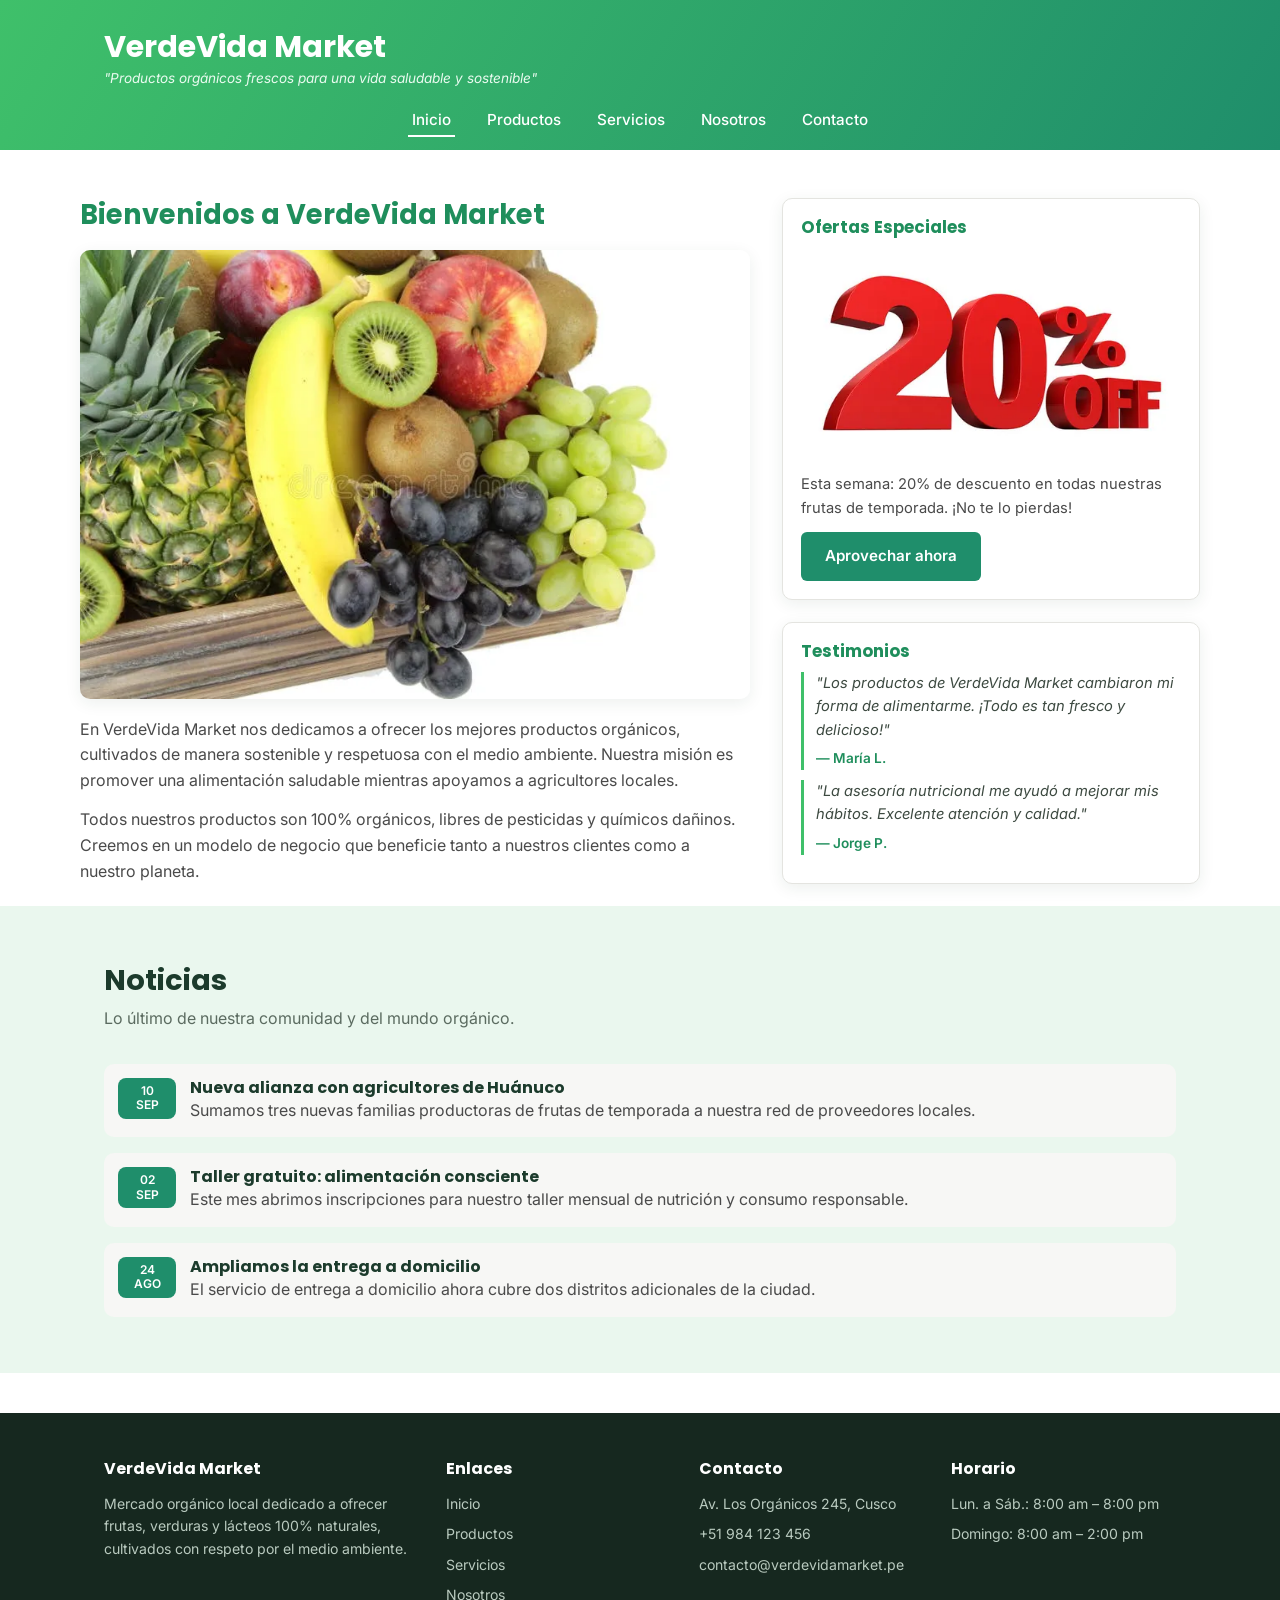
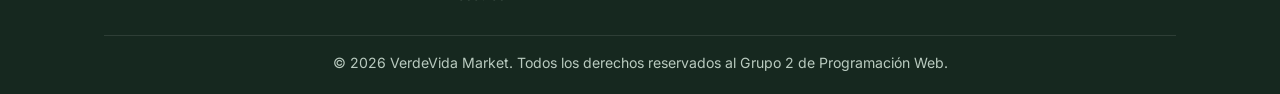
<file: index.html>
<!DOCTYPE html>
<html lang="es">
<head>
  <meta charset="UTF-8">
  <meta name="viewport" content="width=device-width, initial-scale=1.0">
  <title>VerdeVida Market | Inicio</title>
  <meta name="description" content="VerdeVida Market: productos orgánicos frescos para una vida saludable y sostenible.">
  <link rel="preconnect" href="https://fonts.googleapis.com">
  <link href="https://fonts.googleapis.com/css2?family=Poppins:wght@600;700&family=Inter:wght@400;500;600&display=swap" rel="stylesheet">
  <link rel="stylesheet" href="css/style.css">
</head>
<body>

  
  <header class="encabezado">
    <div class="contenedor encabezado__fila-superior">
      <div class="encabezado__marca">
        <h1>VerdeVida Market</h1>
        <p class="encabezado__eslogan">"Productos orgánicos frescos para una vida saludable y sostenible"</p>
      </div>
      <button class="boton-menu" aria-label="Abrir menú" aria-expanded="false">
        <span></span><span></span><span></span>
      </button>
    </div>
    <nav class="nav-principal contenedor" aria-label="Navegación principal">
      <ul class="nav-principal__lista">
        <li><a href="index.html">Inicio</a></li>
        <li><a href="productos.html">Productos</a></li>
        <li><a href="servicios.html">Servicios</a></li>
        <li><a href="nosotros.html">Nosotros</a></li>
        <li><a href="contacto.html">Contacto</a></li>
      </ul>
    </nav>
  </header>

  <main>
    <section class="hero contenedor">
      <div class="hero__layout">

        <div class="hero__principal">
          <h2>Bienvenidos a VerdeVida Market</h2>
          <div class="hero__imagen">
            <img src="img/cajónFrutas.webp" alt="Cajón de madera con frutas y verduras orgánicas frescas">
          </div>
          <div class="hero__texto">
            <p>En VerdeVida Market nos dedicamos a ofrecer los mejores productos orgánicos, cultivados de manera sostenible y respetuosa con el medio ambiente. Nuestra misión es promover una alimentación saludable mientras apoyamos a agricultores locales.</p>
            <p>Todos nuestros productos son 100% orgánicos, libres de pesticidas y químicos dañinos. Creemos en un modelo de negocio que beneficie tanto a nuestros clientes como a nuestro planeta.</p>
          </div>
        </div>

        <aside class="barra-lateral">
          <div class="tarjeta tarjeta--oferta">
            <h3>Ofertas Especiales</h3>
            <img src="img/imagenOferta.webp" alt="Banner de 20% de descuento en frutas de temporada">
            <p>Esta semana: 20% de descuento en todas nuestras frutas de temporada. ¡No te lo pierdas!</p>
            <a href="productos.html" class="boton boton--primario">Aprovechar ahora</a>
          </div>

          <div class="tarjeta">
            <h3>Testimonios</h3>
            <p class="testimonio">"Los productos de VerdeVida Market cambiaron mi forma de alimentarme. ¡Todo es tan fresco y delicioso!"<cite>— María L.</cite></p>
            <p class="testimonio">"La asesoría nutricional me ayudó a mejorar mis hábitos. Excelente atención y calidad."<cite>— Jorge P.</cite></p>
          </div>
        </aside>

      </div>
    </section>

  
    <section class="seccion seccion--suave">
      <div class="contenedor">
        <h2 class="titulo-seccion">Noticias</h2>
        <p class="subtitulo-seccion">Lo último de nuestra comunidad y del mundo orgánico.</p>
        <div class="noticias__lista">
          <article class="noticia">
            <span class="noticia__fecha">10<br>SEP</span>
            <div>
              <h4>Nueva alianza con agricultores de Huánuco</h4>
              <p>Sumamos tres nuevas familias productoras de frutas de temporada a nuestra red de proveedores locales.</p>
            </div>
          </article>
          <article class="noticia">
            <span class="noticia__fecha">02<br>SEP</span>
            <div>
              <h4>Taller gratuito: alimentación consciente</h4>
              <p>Este mes abrimos inscripciones para nuestro taller mensual de nutrición y consumo responsable.</p>
            </div>
          </article>
          <article class="noticia">
            <span class="noticia__fecha">24<br>AGO</span>
            <div>
              <h4>Ampliamos la entrega a domicilio</h4>
              <p>El servicio de entrega a domicilio ahora cubre dos distritos adicionales de la ciudad.</p>
            </div>
          </article>
        </div>
      </div>
    </section>
  </main>

  
  <footer class="pie">
    <div class="contenedor">
      <div class="pie__rejilla">
        <div class="pie__marca">
          <h4>VerdeVida Market</h4>
          <p>Mercado orgánico local dedicado a ofrecer frutas, verduras y lácteos 100% naturales, cultivados con respeto por el medio ambiente.</p>
        </div>
        <div>
          <h4>Enlaces</h4>
          <ul>
            <li><a href="index.html">Inicio</a></li>
            <li><a href="productos.html">Productos</a></li>
            <li><a href="servicios.html">Servicios</a></li>
            <li><a href="nosotros.html">Nosotros</a></li>
          </ul>
        </div>
        <div>
          <h4>Contacto</h4>
          <ul>
            <li>Av. Los Orgánicos 245, Cusco</li>
            <li>+51 984 123 456</li>
            <li>contacto@verdevidamarket.pe</li>
          </ul>
        </div>
        <div>
          <h4>Horario</h4>
          <ul>
            <li>Lun. a Sáb.: 8:00 am – 8:00 pm</li>
            <li>Domingo: 8:00 am – 2:00 pm</li>
          </ul>
        </div>
      </div>
      <div class="pie__base">
        <p>&copy; 2026 VerdeVida Market. Todos los derechos reservados al Grupo 2 de Programación Web.</p>
      </div>
    </div>
  </footer>

  <script src="js/script.js"></script>
</body>
</html>
</file>
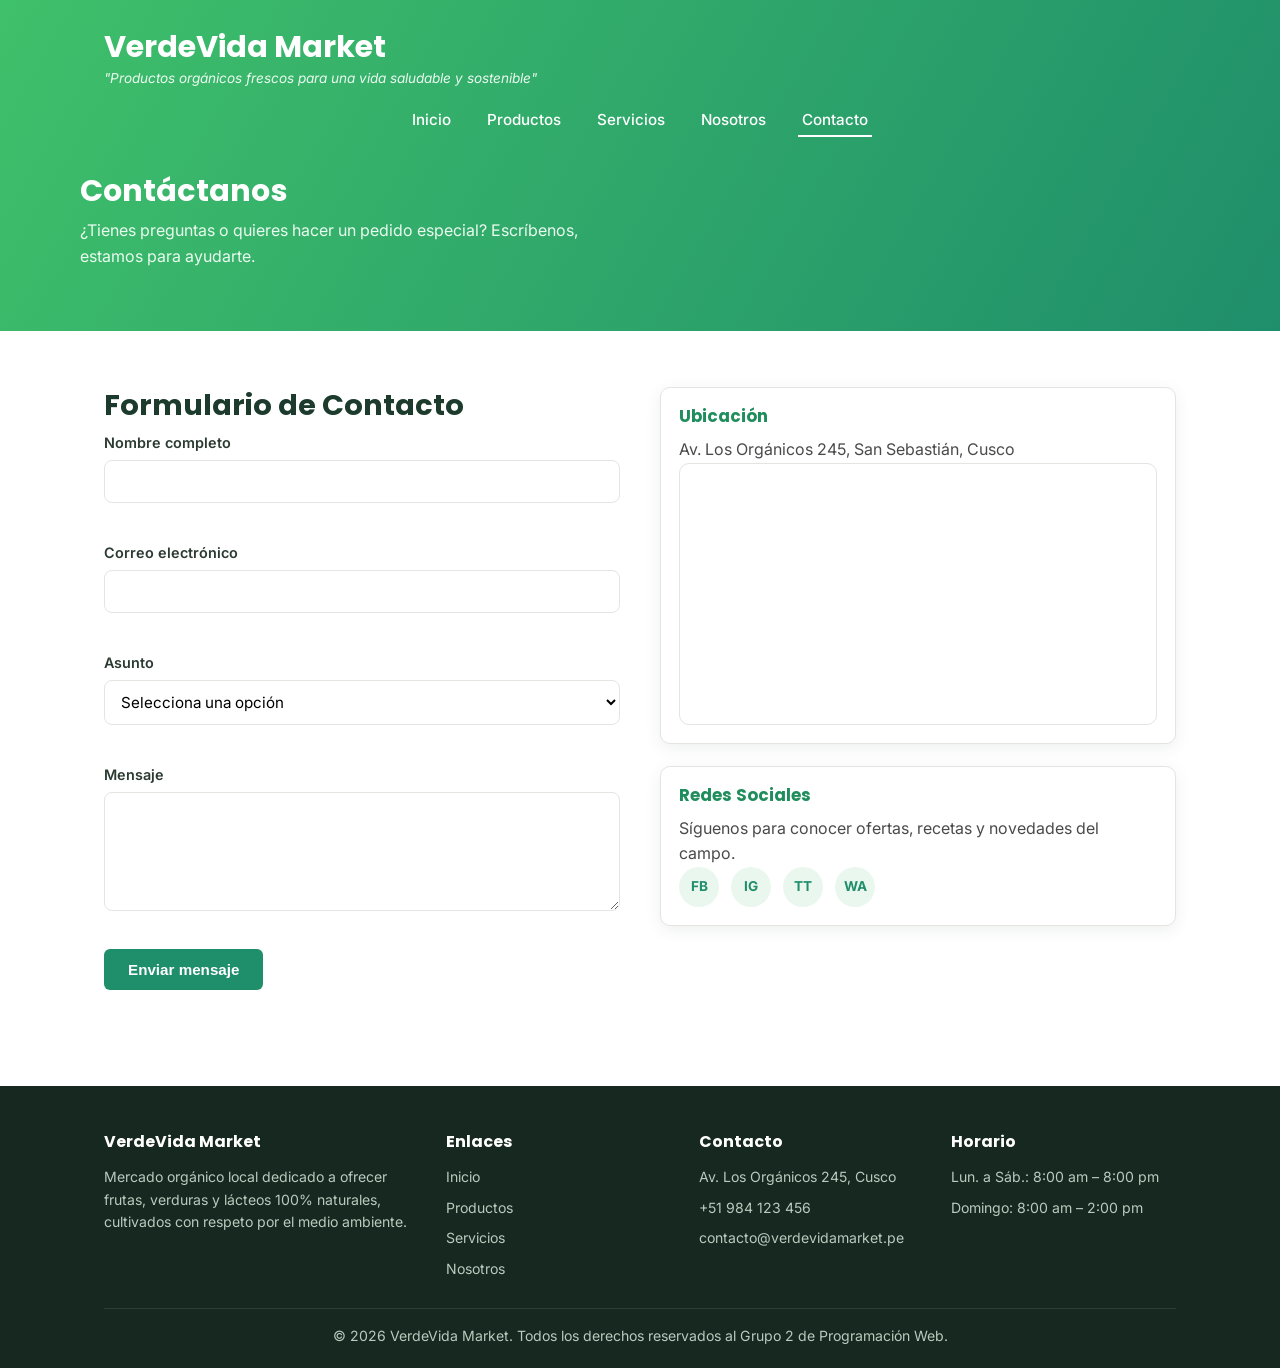
<file: contacto.html>
<!DOCTYPE html>
<html lang="es">
<head>
  <meta charset="UTF-8">
  <meta name="viewport" content="width=device-width, initial-scale=1.0">
  <title>VerdeVida Market | Contacto</title>
  <meta name="description" content="Escríbenos, encuéntranos en el mapa y síguenos en redes sociales.">
  <link rel="preconnect" href="https://fonts.googleapis.com">
  <link href="https://fonts.googleapis.com/css2?family=Poppins:wght@600;700&family=Inter:wght@400;500;600&display=swap" rel="stylesheet">
  <link rel="stylesheet" href="css/style.css">
</head>
<body>

  <header class="encabezado">
    <div class="contenedor encabezado__fila-superior">
      <div class="encabezado__marca">
        <h1>VerdeVida Market</h1>
        <p class="encabezado__eslogan">"Productos orgánicos frescos para una vida saludable y sostenible"</p>
      </div>
      <button class="boton-menu" aria-label="Abrir menú" aria-expanded="false">
        <span></span><span></span><span></span>
      </button>
    </div>
    <nav class="nav-principal contenedor" aria-label="Navegación principal">
      <ul class="nav-principal__lista">
        <li><a href="index.html">Inicio</a></li>
        <li><a href="productos.html">Productos</a></li>
        <li><a href="servicios.html">Servicios</a></li>
        <li><a href="nosotros.html">Nosotros</a></li>
        <li><a href="contacto.html">Contacto</a></li>
      </ul>
    </nav>
    <div class="contenedor encabezado-pagina">
      <h2>Contáctanos</h2>
      <p>¿Tienes preguntas o quieres hacer un pedido especial? Escríbenos, estamos para ayudarte.</p>
    </div>
  </header>

  <main>
    <section class="seccion">
      <div class="contenedor contacto__layout">

        <div>
          <h3 class="titulo-seccion">Formulario de Contacto</h3>
          <form id="formulario-contacto" class="formulario" novalidate>
            <div class="campo">
              <label for="nombre">Nombre completo</label>
              <input type="text" id="nombre" name="nombre" required>
              <span class="campo-error" id="nombre-error"></span>
            </div>
            <div class="campo">
              <label for="correo">Correo electrónico</label>
              <input type="email" id="correo" name="correo" required>
              <span class="campo-error" id="correo-error"></span>
            </div>
            <div class="campo">
              <label for="asunto">Asunto</label>
              <select id="asunto" name="asunto" required>
                <option value="">Selecciona una opción</option>
                <option value="pedido">Consulta sobre un pedido</option>
                <option value="asesoria">Asesoría nutricional</option>
                <option value="otro">Otro</option>
              </select>
              <span class="campo-error" id="asunto-error"></span>
            </div>
            <div class="campo">
              <label for="mensaje">Mensaje</label>
              <textarea id="mensaje" name="mensaje" rows="5" required></textarea>
              <span class="campo-error" id="mensaje-error"></span>
            </div>
            <button type="submit" class="boton boton--primario">Enviar mensaje</button>
            <p class="mensaje-envio" id="mensaje-envio"></p>
          </form>
        </div>

        <div class="info-contacto">
          <div class="tarjeta">
            <h3>Ubicación</h3>
            <p>Av. Los Orgánicos 245, San Sebastián, Cusco</p>
            <div class="mapa-marcador">
              <iframe
                title="Mapa de ubicación de VerdeVida Market"
                src="https://www.google.com/maps?q=San+Sebastian+Cusco+Peru&output=embed"
                loading="lazy" referrerpolicy="no-referrer-when-downgrade">
              </iframe>
            </div>
          </div>

          <div class="tarjeta">
            <h3>Redes Sociales</h3>
            <p>Síguenos para conocer ofertas, recetas y novedades del campo.</p>
            <div class="redes-lista">
              <a href="#" aria-label="Facebook de VerdeVida Market">FB</a>
              <a href="#" aria-label="Instagram de VerdeVida Market">IG</a>
              <a href="#" aria-label="TikTok de VerdeVida Market">TT</a>
              <a href="#" aria-label="WhatsApp de VerdeVida Market">WA</a>
            </div>
          </div>
        </div>

      </div>
    </section>
  </main>

  <footer class="pie">
    <div class="contenedor">
      <div class="pie__rejilla">
        <div class="pie__marca">
          <h4>VerdeVida Market</h4>
          <p>Mercado orgánico local dedicado a ofrecer frutas, verduras y lácteos 100% naturales, cultivados con respeto por el medio ambiente.</p>
        </div>
        <div>
          <h4>Enlaces</h4>
          <ul>
            <li><a href="index.html">Inicio</a></li>
            <li><a href="productos.html">Productos</a></li>
            <li><a href="servicios.html">Servicios</a></li>
            <li><a href="nosotros.html">Nosotros</a></li>
          </ul>
        </div>
        <div>
          <h4>Contacto</h4>
          <ul>
            <li>Av. Los Orgánicos 245, Cusco</li>
            <li>+51 984 123 456</li>
            <li>contacto@verdevidamarket.pe</li>
          </ul>
        </div>
        <div>
          <h4>Horario</h4>
          <ul>
            <li>Lun. a Sáb.: 8:00 am – 8:00 pm</li>
            <li>Domingo: 8:00 am – 2:00 pm</li>
          </ul>
        </div>
      </div>
      <div class="pie__base">
        <p>&copy; 2026 VerdeVida Market. Todos los derechos reservados al Grupo 2 de Programación Web.</p>
      </div>
    </div>
  </footer>

  <script src="js/script.js"></script>
</body>
</html>
</file>
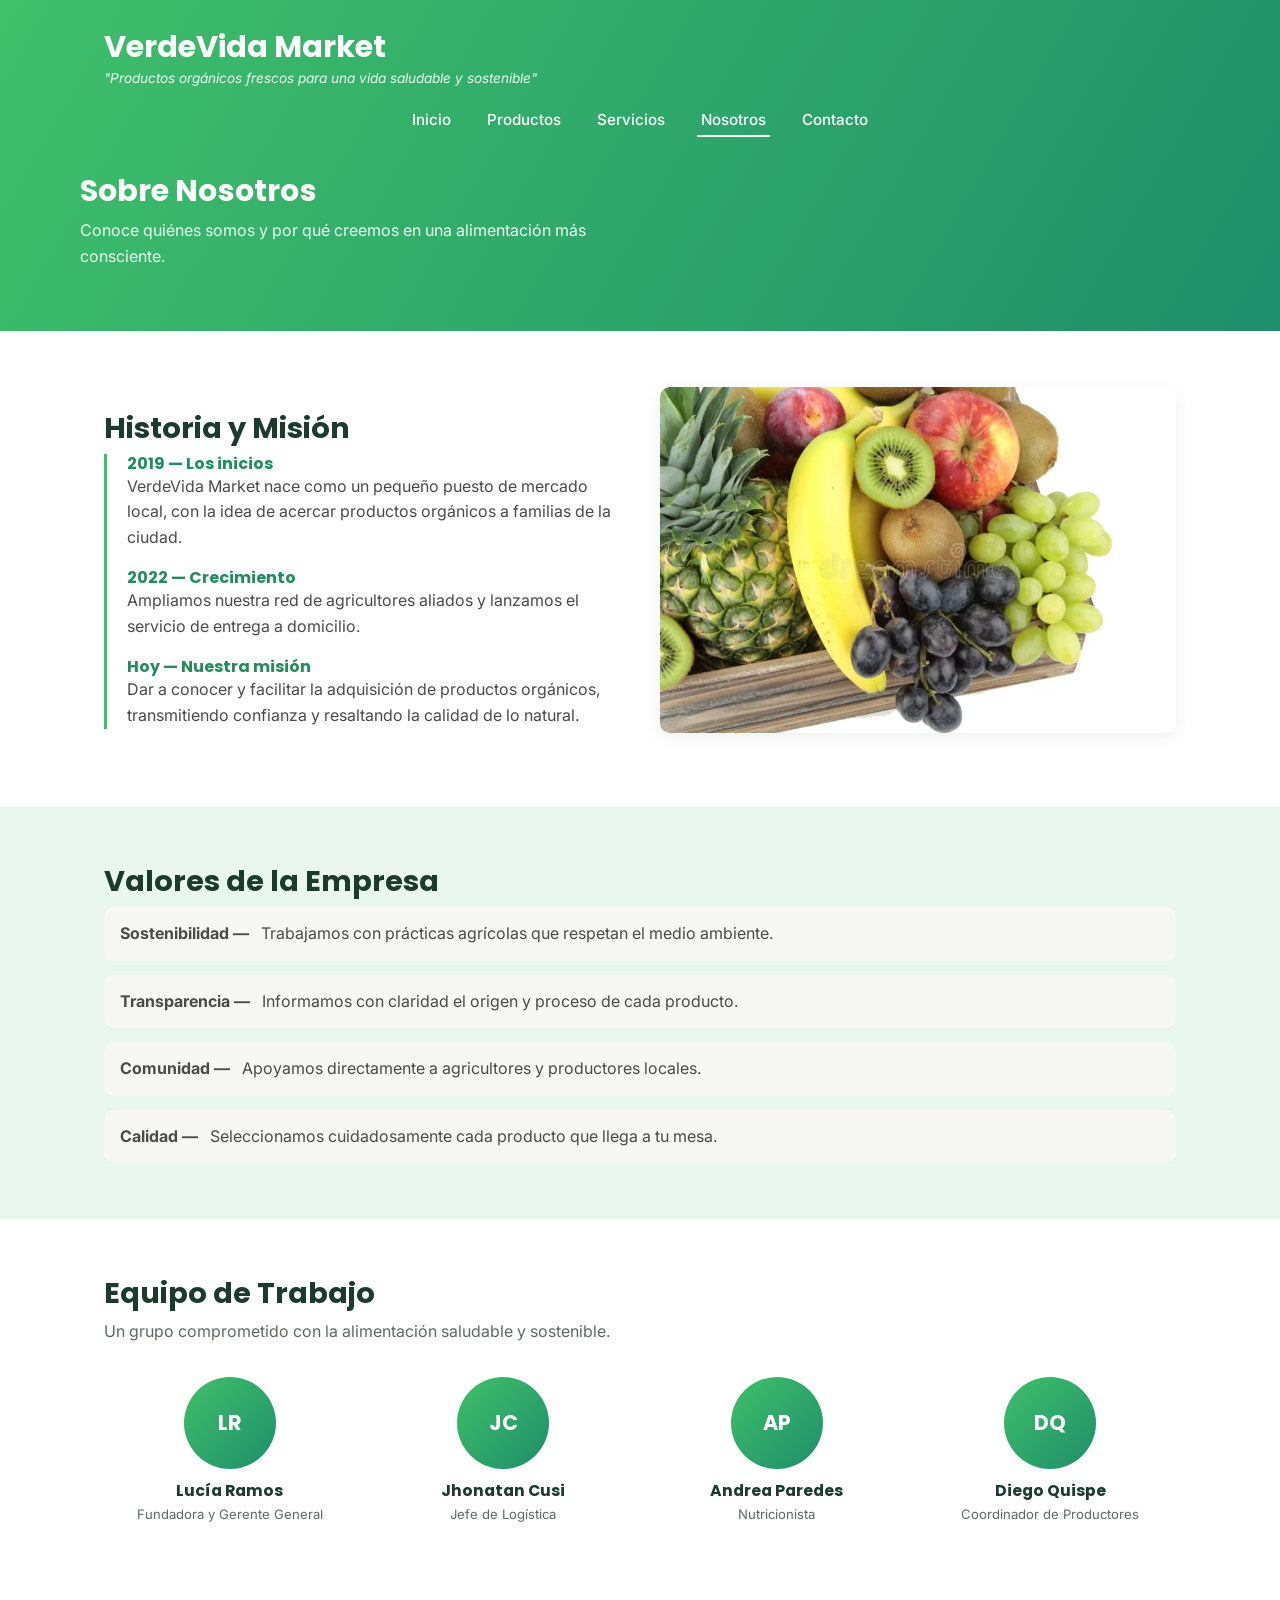
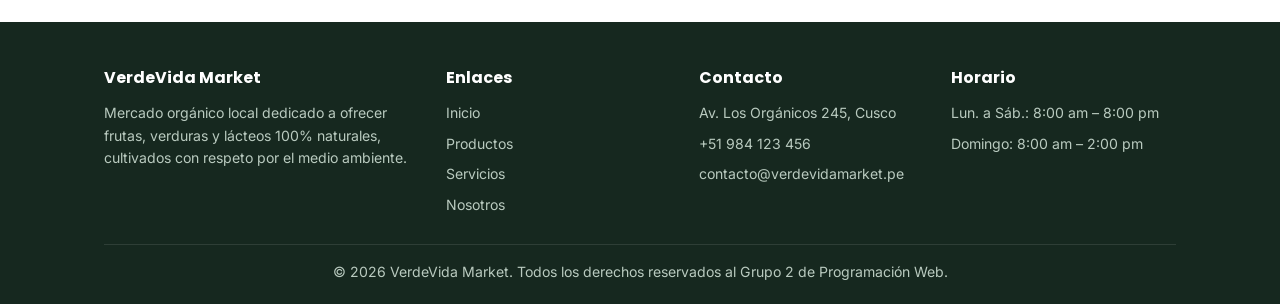
<file: nosotros.html>
<!DOCTYPE html>
<html lang="es">
<head>
  <meta charset="UTF-8">
  <meta name="viewport" content="width=device-width, initial-scale=1.0">
  <title>VerdeVida Market | Nosotros</title>
  <meta name="description" content="Conoce la historia, misión, valores y equipo de VerdeVida Market.">
  <link rel="preconnect" href="https://fonts.googleapis.com">
  <link href="https://fonts.googleapis.com/css2?family=Poppins:wght@600;700&family=Inter:wght@400;500;600&display=swap" rel="stylesheet">
  <link rel="stylesheet" href="css/style.css">
</head>
<body>

  <header class="encabezado">
    <div class="contenedor encabezado__fila-superior">
      <div class="encabezado__marca">
        <h1>VerdeVida Market</h1>
        <p class="encabezado__eslogan">"Productos orgánicos frescos para una vida saludable y sostenible"</p>
      </div>
      <button class="boton-menu" aria-label="Abrir menú" aria-expanded="false">
        <span></span><span></span><span></span>
      </button>
    </div>
    <nav class="nav-principal contenedor" aria-label="Navegación principal">
      <ul class="nav-principal__lista">
        <li><a href="index.html">Inicio</a></li>
        <li><a href="productos.html">Productos</a></li>
        <li><a href="servicios.html">Servicios</a></li>
        <li><a href="nosotros.html">Nosotros</a></li>
        <li><a href="contacto.html">Contacto</a></li>
      </ul>
    </nav>
    <div class="contenedor encabezado-pagina">
      <h2>Sobre Nosotros</h2>
      <p>Conoce quiénes somos y por qué creemos en una alimentación más consciente.</p>
    </div>
  </header>

  <main>
    <section class="seccion">
      <div class="contenedor dos-columnas">
        <div>
          <h2 class="titulo-seccion">Historia y Misión</h2>
          <div class="linea-tiempo">
            <div>
              <h4>2019 — Los inicios</h4>
              <p>VerdeVida Market nace como un pequeño puesto de mercado local, con la idea de acercar productos orgánicos a familias de la ciudad.</p>
            </div>
            <div>
              <h4>2022 — Crecimiento</h4>
              <p>Ampliamos nuestra red de agricultores aliados y lanzamos el servicio de entrega a domicilio.</p>
            </div>
            <div>
              <h4>Hoy — Nuestra misión</h4>
              <p>Dar a conocer y facilitar la adquisición de productos orgánicos, transmitiendo confianza y resaltando la calidad de lo natural.</p>
            </div>
          </div>
        </div>
        <div class="hero__imagen">
          <img src="img/cajónFrutas.webp" alt="Cajón con productos orgánicos de VerdeVida Market">
        </div>
      </div>
    </section>

    <section class="seccion seccion--suave">
      <div class="contenedor">
        <h2 class="titulo-seccion">Valores de la Empresa</h2>
        <ul class="valores-lista">
          <li><strong>Sostenibilidad —</strong> Trabajamos con prácticas agrícolas que respetan el medio ambiente.</li>
          <li><strong>Transparencia —</strong> Informamos con claridad el origen y proceso de cada producto.</li>
          <li><strong>Comunidad —</strong> Apoyamos directamente a agricultores y productores locales.</li>
          <li><strong>Calidad —</strong> Seleccionamos cuidadosamente cada producto que llega a tu mesa.</li>
        </ul>
      </div>
    </section>

    <section class="seccion">
      <div class="contenedor">
        <h2 class="titulo-seccion">Equipo de Trabajo</h2>
        <p class="subtitulo-seccion">Un grupo comprometido con la alimentación saludable y sostenible.</p>
        <div class="equipo">
          <div class="miembro">
            <div class="miembro__avatar">LR</div>
            <h4>Lucía Ramos</h4>
            <span>Fundadora y Gerente General</span>
          </div>
          <div class="miembro">
            <div class="miembro__avatar">JC</div>
            <h4>Jhonatan Cusi</h4>
            <span>Jefe de Logística</span>
          </div>
          <div class="miembro">
            <div class="miembro__avatar">AP</div>
            <h4>Andrea Paredes</h4>
            <span>Nutricionista</span>
          </div>
          <div class="miembro">
            <div class="miembro__avatar">DQ</div>
            <h4>Diego Quispe</h4>
            <span>Coordinador de Productores</span>
          </div>
        </div>
      </div>
    </section>
  </main>

  <footer class="pie">
    <div class="contenedor">
      <div class="pie__rejilla">
        <div class="pie__marca">
          <h4>VerdeVida Market</h4>
          <p>Mercado orgánico local dedicado a ofrecer frutas, verduras y lácteos 100% naturales, cultivados con respeto por el medio ambiente.</p>
        </div>
        <div>
          <h4>Enlaces</h4>
          <ul>
            <li><a href="index.html">Inicio</a></li>
            <li><a href="productos.html">Productos</a></li>
            <li><a href="servicios.html">Servicios</a></li>
            <li><a href="nosotros.html">Nosotros</a></li>
          </ul>
        </div>
        <div>
          <h4>Contacto</h4>
          <ul>
            <li>Av. Los Orgánicos 245, Cusco</li>
            <li>+51 984 123 456</li>
            <li>contacto@verdevidamarket.pe</li>
          </ul>
        </div>
        <div>
          <h4>Horario</h4>
          <ul>
            <li>Lun. a Sáb.: 8:00 am – 8:00 pm</li>
            <li>Domingo: 8:00 am – 2:00 pm</li>
          </ul>
        </div>
      </div>
      <div class="pie__base">
        <p>&copy; 2026 VerdeVida Market. Todos los derechos reservados al Grupo 2 de Programación Web.</p>
      </div>
    </div>
  </footer>

  <script src="js/script.js"></script>
</body>
</html>
</file>
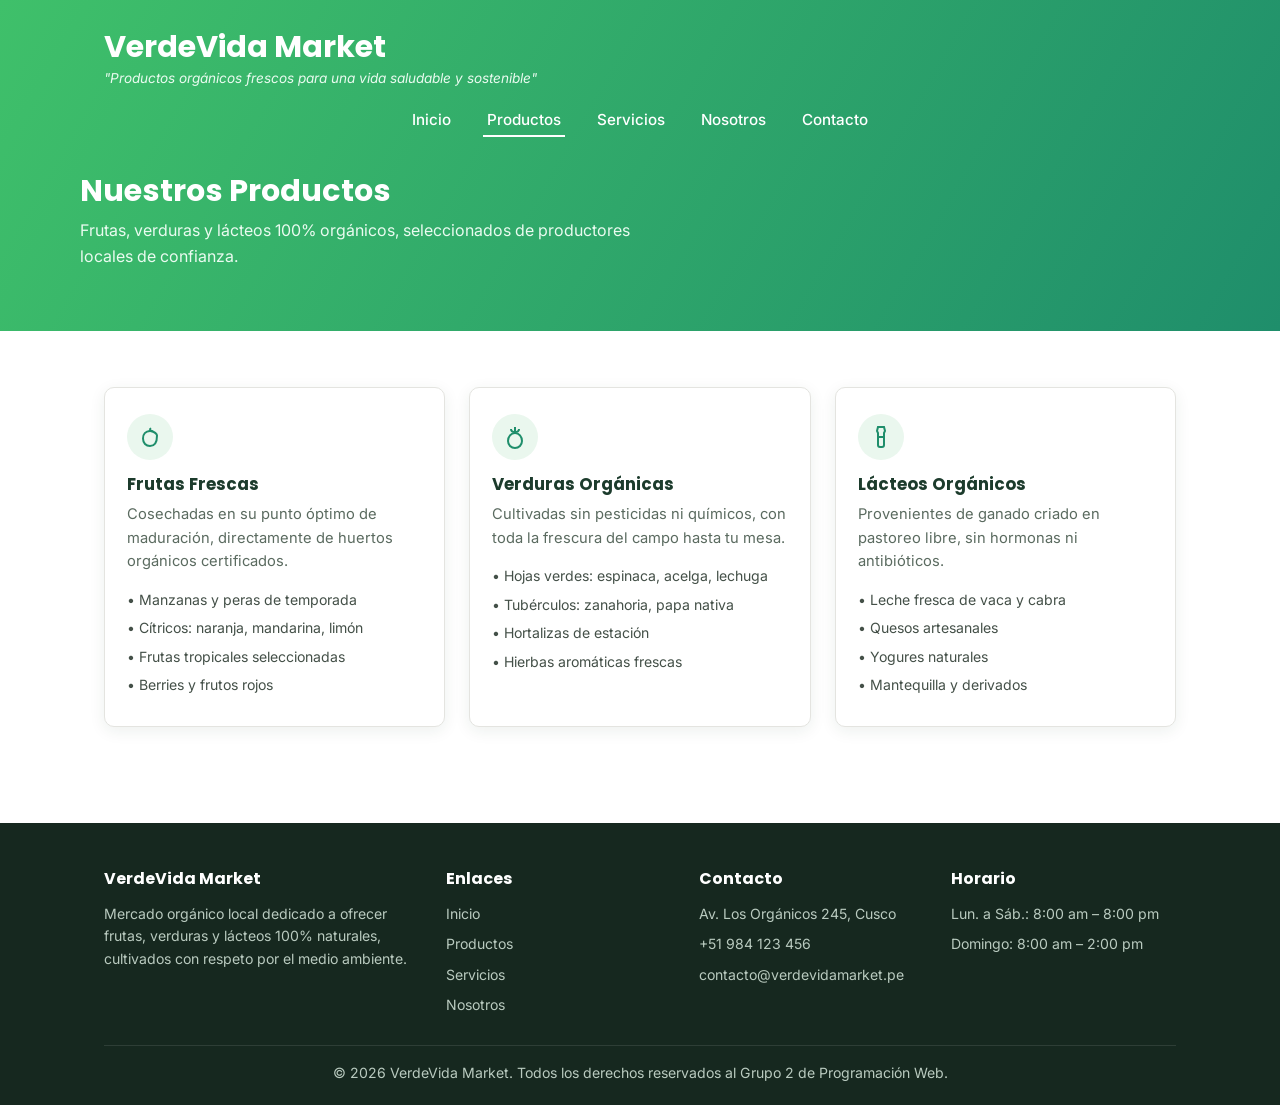
<file: productos.html>
<!DOCTYPE html>
<html lang="es">
<head>
  <meta charset="UTF-8">
  <meta name="viewport" content="width=device-width, initial-scale=1.0">
  <title>VerdeVida Market | Productos</title>
  <meta name="description" content="Conoce nuestras frutas frescas, verduras orgánicas y lácteos orgánicos.">
  <link rel="preconnect" href="https://fonts.googleapis.com">
  <link href="https://fonts.googleapis.com/css2?family=Poppins:wght@600;700&family=Inter:wght@400;500;600&display=swap" rel="stylesheet">
  <link rel="stylesheet" href="css/style.css">
</head>
<body>

  <header class="encabezado">
    <div class="contenedor encabezado__fila-superior">
      <div class="encabezado__marca">
        <h1>VerdeVida Market</h1>
        <p class="encabezado__eslogan">"Productos orgánicos frescos para una vida saludable y sostenible"</p>
      </div>
      <button class="boton-menu" aria-label="Abrir menú" aria-expanded="false">
        <span></span><span></span><span></span>
      </button>
    </div>
    <nav class="nav-principal contenedor" aria-label="Navegación principal">
      <ul class="nav-principal__lista">
        <li><a href="index.html">Inicio</a></li>
        <li><a href="productos.html">Productos</a></li>
        <li><a href="servicios.html">Servicios</a></li>
        <li><a href="nosotros.html">Nosotros</a></li>
        <li><a href="contacto.html">Contacto</a></li>
      </ul>
    </nav>
    <div class="contenedor encabezado-pagina">
      <h2>Nuestros Productos</h2>
      <p>Frutas, verduras y lácteos 100% orgánicos, seleccionados de productores locales de confianza.</p>
    </div>
  </header>

  <main>
    <section class="seccion">
      <div class="contenedor">
        <div class="rejilla">

          <article class="tarjeta-categoria">
            <div class="tarjeta-categoria__icono" aria-hidden="true">
              <svg width="24" height="24" viewBox="0 0 24 24" fill="none" stroke="currentColor" stroke-width="2"><path d="M12 3c1 2-1 3-1 3s3-1 4 1"/><path d="M12 6c-4.5 0-7 3.5-7 7.5C5 18 8 21 12 21s7-3 7-10.5C19 9.5 16.5 6 12 6z"/></svg>
            </div>
            <h3>Frutas Frescas</h3>
            <p>Cosechadas en su punto óptimo de maduración, directamente de huertos orgánicos certificados.</p>
            <ul class="tarjeta-categoria__lista">
              <li>• Manzanas y peras de temporada</li>
              <li>• Cítricos: naranja, mandarina, limón</li>
              <li>• Frutas tropicales seleccionadas</li>
              <li>• Berries y frutos rojos</li>
            </ul>
          </article>

          <article class="tarjeta-categoria">
            <div class="tarjeta-categoria__icono" aria-hidden="true">
              <svg width="24" height="24" viewBox="0 0 24 24" fill="none" stroke="currentColor" stroke-width="2"><path d="M12 2v6"/><path d="M8 4c0 2 2 3 4 3s4-1 4-3"/><path d="M12 8c-4 0-7 3.5-7 8a7 7 0 0 0 14 0c0-4.5-3-8-7-8z"/></svg>
            </div>
            <h3>Verduras Orgánicas</h3>
            <p>Cultivadas sin pesticidas ni químicos, con toda la frescura del campo hasta tu mesa.</p>
            <ul class="tarjeta-categoria__lista">
              <li>• Hojas verdes: espinaca, acelga, lechuga</li>
              <li>• Tubérculos: zanahoria, papa nativa</li>
              <li>• Hortalizas de estación</li>
              <li>• Hierbas aromáticas frescas</li>
            </ul>
          </article>

          <article class="tarjeta-categoria">
            <div class="tarjeta-categoria__icono" aria-hidden="true">
              <svg width="24" height="24" viewBox="0 0 24 24" fill="none" stroke="currentColor" stroke-width="2"><path d="M9 2h6l1 4-1 2v12a2 2 0 0 1-2 2h-2a2 2 0 0 1-2-2V8L8 6z"/><path d="M8 12h8"/></svg>
            </div>
            <h3>Lácteos Orgánicos</h3>
            <p>Provenientes de ganado criado en pastoreo libre, sin hormonas ni antibióticos.</p>
            <ul class="tarjeta-categoria__lista">
              <li>• Leche fresca de vaca y cabra</li>
              <li>• Quesos artesanales</li>
              <li>• Yogures naturales</li>
              <li>• Mantequilla y derivados</li>
            </ul>
          </article>

        </div>
      </div>
    </section>
  </main>

  <footer class="pie">
    <div class="contenedor">
      <div class="pie__rejilla">
        <div class="pie__marca">
          <h4>VerdeVida Market</h4>
          <p>Mercado orgánico local dedicado a ofrecer frutas, verduras y lácteos 100% naturales, cultivados con respeto por el medio ambiente.</p>
        </div>
        <div>
          <h4>Enlaces</h4>
          <ul>
            <li><a href="index.html">Inicio</a></li>
            <li><a href="productos.html">Productos</a></li>
            <li><a href="servicios.html">Servicios</a></li>
            <li><a href="nosotros.html">Nosotros</a></li>
          </ul>
        </div>
        <div>
          <h4>Contacto</h4>
          <ul>
            <li>Av. Los Orgánicos 245, Cusco</li>
            <li>+51 984 123 456</li>
            <li>contacto@verdevidamarket.pe</li>
          </ul>
        </div>
        <div>
          <h4>Horario</h4>
          <ul>
            <li>Lun. a Sáb.: 8:00 am – 8:00 pm</li>
            <li>Domingo: 8:00 am – 2:00 pm</li>
          </ul>
        </div>
      </div>
      <div class="pie__base">
        <p>&copy; 2026 VerdeVida Market. Todos los derechos reservados al Grupo 2 de Programación Web.</p>
      </div>
    </div>
  </footer>

  <script src="js/script.js"></script>
</body>
</html>
</file>
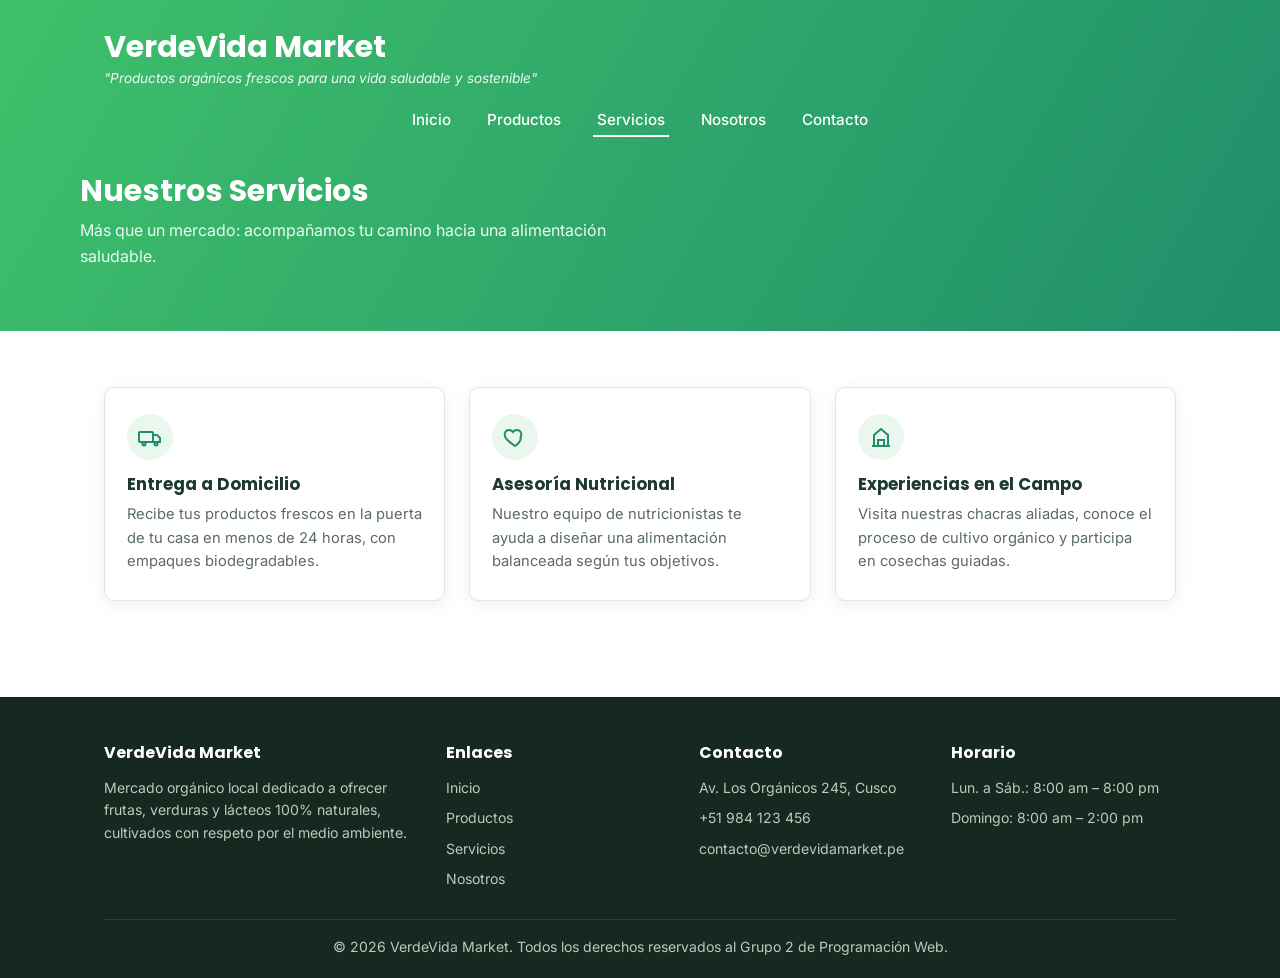
<file: servicios.html>
<!DOCTYPE html>
<html lang="es">
<head>
  <meta charset="UTF-8">
  <meta name="viewport" content="width=device-width, initial-scale=1.0">
  <title>VerdeVida Market | Servicios</title>
  <meta name="description" content="Entrega a domicilio, asesoría nutricional y experiencias en el campo con VerdeVida Market.">
  <link rel="preconnect" href="https://fonts.googleapis.com">
  <link href="https://fonts.googleapis.com/css2?family=Poppins:wght@600;700&family=Inter:wght@400;500;600&display=swap" rel="stylesheet">
  <link rel="stylesheet" href="css/style.css">
</head>
<body>

  <header class="encabezado">
    <div class="contenedor encabezado__fila-superior">
      <div class="encabezado__marca">
        <h1>VerdeVida Market</h1>
        <p class="encabezado__eslogan">"Productos orgánicos frescos para una vida saludable y sostenible"</p>
      </div>
      <button class="boton-menu" aria-label="Abrir menú" aria-expanded="false">
        <span></span><span></span><span></span>
      </button>
    </div>
    <nav class="nav-principal contenedor" aria-label="Navegación principal">
      <ul class="nav-principal__lista">
        <li><a href="index.html">Inicio</a></li>
        <li><a href="productos.html">Productos</a></li>
        <li><a href="servicios.html">Servicios</a></li>
        <li><a href="nosotros.html">Nosotros</a></li>
        <li><a href="contacto.html">Contacto</a></li>
      </ul>
    </nav>
    <div class="contenedor encabezado-pagina">
      <h2>Nuestros Servicios</h2>
      <p>Más que un mercado: acompañamos tu camino hacia una alimentación saludable.</p>
    </div>
  </header>

  <main>
    <section class="seccion">
      <div class="contenedor">
        <div class="rejilla">

          <article class="tarjeta-categoria">
            <div class="tarjeta-categoria__icono" aria-hidden="true">
              <svg width="24" height="24" viewBox="0 0 24 24" fill="none" stroke="currentColor" stroke-width="2"><rect x="1" y="7" width="14" height="10" rx="1"/><path d="M15 10h4l3 3v4h-7z"/><circle cx="6" cy="19" r="1.5"/><circle cx="18" cy="19" r="1.5"/></svg>
            </div>
            <h3>Entrega a Domicilio</h3>
            <p>Recibe tus productos frescos en la puerta de tu casa en menos de 24 horas, con empaques biodegradables.</p>
          </article>

          <article class="tarjeta-categoria">
            <div class="tarjeta-categoria__icono" aria-hidden="true">
              <svg width="24" height="24" viewBox="0 0 24 24" fill="none" stroke="currentColor" stroke-width="2"><path d="M12 21s-7-4.4-9.5-8.6C.7 8.8 2.3 5 6 5c2 0 3.3 1.1 4 2 0.7-0.9 2-2 4-2 3.7 0 5.3 3.8 3.5 7.4C19 16.6 12 21 12 21z"/></svg>
            </div>
            <h3>Asesoría Nutricional</h3>
            <p>Nuestro equipo de nutricionistas te ayuda a diseñar una alimentación balanceada según tus objetivos.</p>
          </article>

          <article class="tarjeta-categoria">
            <div class="tarjeta-categoria__icono" aria-hidden="true">
              <svg width="24" height="24" viewBox="0 0 24 24" fill="none" stroke="currentColor" stroke-width="2"><path d="M3 21h18"/><path d="M5 21V10l7-6 7 6v11"/><path d="M9 21v-6h6v6"/></svg>
            </div>
            <h3>Experiencias en el Campo</h3>
            <p>Visita nuestras chacras aliadas, conoce el proceso de cultivo orgánico y participa en cosechas guiadas.</p>
          </article>

        </div>
      </div>
    </section>
  </main>

  <footer class="pie">
    <div class="contenedor">
      <div class="pie__rejilla">
        <div class="pie__marca">
          <h4>VerdeVida Market</h4>
          <p>Mercado orgánico local dedicado a ofrecer frutas, verduras y lácteos 100% naturales, cultivados con respeto por el medio ambiente.</p>
        </div>
        <div>
          <h4>Enlaces</h4>
          <ul>
            <li><a href="index.html">Inicio</a></li>
            <li><a href="productos.html">Productos</a></li>
            <li><a href="servicios.html">Servicios</a></li>
            <li><a href="nosotros.html">Nosotros</a></li>
          </ul>
        </div>
        <div>
          <h4>Contacto</h4>
          <ul>
            <li>Av. Los Orgánicos 245, Cusco</li>
            <li>+51 984 123 456</li>
            <li>contacto@verdevidamarket.pe</li>
          </ul>
        </div>
        <div>
          <h4>Horario</h4>
          <ul>
            <li>Lun. a Sáb.: 8:00 am – 8:00 pm</li>
            <li>Domingo: 8:00 am – 2:00 pm</li>
          </ul>
        </div>
      </div>
      <div class="pie__base">
        <p>&copy; 2026 VerdeVida Market. Todos los derechos reservados al Grupo 2 de Programación Web.</p>
      </div>
    </div>
  </footer>

  <script src="js/script.js"></script>
</body>
</html>
</file>
<file: css/style.css>
:root {
  --verde-claro: #3fc06a;
  --verde-oscuro: #1f8e6b;
  --verde-texto: #1f8e5c;
  --verde-suave: #eaf7ee;
  --naranja: #ef8c3c;
  --gris-texto: #4a4a4a;
  --gris-claro: #f7f7f5;
  --blanco: #ffffff;
  --borde: #e4e4e0;
  --sombra: 0 4px 16px rgba(20, 60, 40, 0.08);
  --radio: 10px;
  --fuente-titulo: 'Poppins', Arial, sans-serif;
  --fuente-texto: 'Inter', Arial, sans-serif;
  --max-ancho: 1120px;
}

* { box-sizing: border-box; margin: 0; padding: 0; }

html { scroll-behavior: smooth; }

body {
  font-family: var(--fuente-texto);
  color: var(--gris-texto);
  background: var(--blanco);
  line-height: 1.6;
}

img { max-width: 100%; display: block; }

a { text-decoration: none; color: inherit; }

ul { list-style: none; }

h1, h2, h3, h4 {
  font-family: var(--fuente-titulo);
  color: #1c3b2c;
  line-height: 1.25;
}

.contenedor {
  width: 100%;
  max-width: var(--max-ancho);
  margin: 0 auto;
  padding: 0 24px;
}
.seccion { padding: 56px 0; }
.seccion--suave { background: var(--verde-suave); }

.titulo-seccion {
  font-size: 1.8rem;
  margin-bottom: 8px;
}

.subtitulo-seccion {
  color: #5b6b60;
  margin-bottom: 32px;
  max-width: 640px;
}
.boton {
  display: inline-block;
  padding: 12px 24px;
  border-radius: 6px;
  font-weight: 600;
  font-size: 0.95rem;
  border: none;
  cursor: pointer;
  transition: transform 0.15s ease, box-shadow 0.15s ease;
}

.boton--primario {
  background: var(--verde-oscuro);
  color: var(--blanco);
}

.boton--primario:hover { box-shadow: var(--sombra); transform: translateY(-1px); }

.boton--claro {
  background: var(--blanco);
  color: var(--verde-oscuro);
}
.encabezado {
  background: linear-gradient(120deg, var(--verde-claro) 0%, var(--verde-oscuro) 100%);
  color: var(--blanco);
  padding: 28px 0 18px;
}

.encabezado__fila-superior {
  display: flex;
  align-items: center;
  justify-content: space-between;
  gap: 16px;
}

.encabezado__marca h1 {
  color: var(--blanco);
  font-size: 1.9rem;
  font-weight: 700;
}

.encabezado__eslogan {
  font-style: italic;
  font-size: 0.85rem;
  color: #eafbf0;
  margin-top: 2px;
}

.boton-menu {
  display: none;
  flex-direction: column;
  gap: 5px;
  background: transparent;
  border: none;
  cursor: pointer;
  padding: 6px;
}

.boton-menu span {
  width: 26px;
  height: 3px;
  background: var(--blanco);
  border-radius: 2px;
}

.nav-principal {
  margin-top: 18px;
}

.nav-principal__lista {
  display: flex;
  gap: 28px;
  justify-content: center;
  font-size: 0.95rem;
  font-weight: 500;
}

.nav-principal__lista a {
  padding: 6px 4px;
  border-bottom: 2px solid transparent;
  transition: border-color 0.15s ease, opacity 0.15s ease;
}

.nav-principal__lista a:hover,
.nav-principal__lista a[aria-current="page"] {
  border-color: var(--blanco);
}
.hero {
  padding: 48px 0 8px;
}

.hero__layout {
  display: grid;
  grid-template-columns: 1.6fr 1fr;
  gap: 32px;
  align-items: start;
}

.hero__principal h2 {
  font-size: 1.7rem;
  margin-bottom: 18px;
  color: var(--verde-texto);
}

.hero__imagen {
  border-radius: var(--radio);
  overflow: hidden;
  box-shadow: var(--sombra);
  margin-bottom: 18px;
}

.hero__texto p { margin-bottom: 14px; }

.barra-lateral > * + * { margin-top: 22px; }

.tarjeta {
  background: var(--blanco);
  border: 1px solid var(--borde);
  border-radius: var(--radio);
  padding: 18px;
  box-shadow: var(--sombra);
}

.tarjeta h3 {
  font-size: 1.05rem;
  margin-bottom: 10px;
  color: var(--verde-texto);
}

.tarjeta--oferta img { border-radius: 8px; margin-bottom: 12px; }
.tarjeta--oferta p { font-size: 0.92rem; margin-bottom: 12px; }

.testimonio {
  font-size: 0.92rem;
  font-style: italic;
  color: #3d4a41;
  border-left: 3px solid var(--verde-claro);
  padding-left: 12px;
  margin-bottom: 10px;
}

.testimonio cite {
  display: block;
  margin-top: 6px;
  font-style: normal;
  font-weight: 600;
  font-size: 0.85rem;
  color: var(--verde-texto);
}

/* ---------- Noticias ---------- */
.noticias__lista {
  display: grid;
  gap: 16px;
}

.noticia {
  display: flex;
  gap: 14px;
  align-items: flex-start;
  padding: 14px;
  background: var(--gris-claro);
  border-radius: var(--radio);
}

.noticia__fecha {
  flex-shrink: 0;
  width: 58px;
  text-align: center;
  background: var(--verde-oscuro);
  color: var(--blanco);
  border-radius: 8px;
  padding: 6px 4px;
  font-size: 0.75rem;
  font-weight: 600;
  line-height: 1.2;
}

/* ---------- Tarjetas de categorías / servicios / equipo ---------- */
.rejilla {
  display: grid;
  grid-template-columns: repeat(3, 1fr);
  gap: 24px;
}

.tarjeta-categoria {
  background: var(--blanco);
  border: 1px solid var(--borde);
  border-radius: var(--radio);
  padding: 26px 22px;
  text-align: left;
  box-shadow: var(--sombra);
  transition: transform 0.15s ease;
}

.tarjeta-categoria:hover { transform: translateY(-3px); }

.tarjeta-categoria__icono {
  width: 46px;
  height: 46px;
  border-radius: 50%;
  background: var(--verde-suave);
  display: flex;
  align-items: center;
  justify-content: center;
  margin-bottom: 14px;
  color: var(--verde-oscuro);
}

.tarjeta-categoria h3 { font-size: 1.05rem; margin-bottom: 8px; }
.tarjeta-categoria p { font-size: 0.92rem; color: #5b6b60; }

.tarjeta-categoria__lista {
  margin-top: 12px;
  font-size: 0.88rem;
  color: #445048;
}
.tarjeta-categoria__lista li { padding: 3px 0; }

.dos-columnas {
  display: grid;
  grid-template-columns: 1fr 1fr;
  gap: 40px;
  align-items: center;
}

.linea-tiempo { border-left: 3px solid var(--verde-claro); padding-left: 20px; }
.linea-tiempo > * + * { margin-top: 18px; }
.linea-tiempo h4 { font-size: 1rem; color: var(--verde-texto); }

.valores-lista {
  display: grid;
  gap: 14px;
}

.valores-lista li {
  display: flex;
  gap: 12px;
  align-items: flex-start;
  background: var(--gris-claro);
  padding: 14px 16px;
  border-radius: var(--radio);
}

.equipo {
  display: grid;
  grid-template-columns: repeat(4, 1fr);
  gap: 22px;
}

.miembro { text-align: center; }

.miembro__avatar {
  width: 92px;
  height: 92px;
  border-radius: 50%;
  margin: 0 auto 12px;
  background: linear-gradient(135deg, var(--verde-claro), var(--verde-oscuro));
  display: flex;
  align-items: center;
  justify-content: center;
  color: var(--blanco);
  font-family: var(--fuente-titulo);
  font-weight: 700;
  font-size: 1.3rem;
}

.miembro h4 { font-size: 0.98rem; }
.miembro span { font-size: 0.82rem; color: #5b6b60; }

/* ---------- Contacto ---------- */
.contacto__layout {
  display: grid;
  grid-template-columns: 1fr 1fr;
  gap: 40px;
}

.formulario .campo {
  margin-bottom: 16px;
  display: flex;
  flex-direction: column;
  gap: 6px;
}

.formulario label { font-size: 0.9rem; font-weight: 600; color: #2b3b31; }

.formulario input,
.formulario select,
.formulario textarea {
  padding: 11px 12px;
  border: 1px solid var(--borde);
  border-radius: 8px;
  font-family: inherit;
  font-size: 0.95rem;
  background: var(--blanco);
}

.formulario input:focus,
.formulario select:focus,
.formulario textarea:focus {
  outline: 2px solid var(--verde-claro);
  outline-offset: 1px;
}

.campo-error {
  font-size: 0.8rem;
  color: #c8402f;
  min-height: 16px;
}

.mensaje-envio {
  margin-top: 10px;
  font-size: 0.92rem;
  font-weight: 600;
  color: var(--verde-texto);
  display: none;
}

.mensaje-envio.visible { display: block; }

.info-contacto > * + * { margin-top: 22px; }

.mapa-marcador {
  border-radius: var(--radio);
  overflow: hidden;
  border: 1px solid var(--borde);
}

.mapa-marcador iframe { width: 100%; height: 260px; border: 0; display: block; }

.redes-lista {
  display: flex;
  gap: 12px;
}

.redes-lista a {
  width: 40px;
  height: 40px;
  border-radius: 50%;
  background: var(--verde-suave);
  color: var(--verde-oscuro);
  display: flex;
  align-items: center;
  justify-content: center;
  font-weight: 700;
  font-size: 0.85rem;
  transition: background 0.15s ease;
}

.redes-lista a:hover { background: var(--verde-claro); color: var(--blanco); }

.pie {
  background: #16281f;
  color: #dce8e0;
  padding: 46px 0 20px;
  margin-top: 40px;
}

.pie__rejilla {
  display: grid;
  grid-template-columns: 1.4fr 1fr 1fr 1fr;
  gap: 28px;
  margin-bottom: 28px;
}

.pie h4 {
  color: var(--blanco);
  font-size: 1rem;
  margin-bottom: 14px;
}

.pie p, .pie li { font-size: 0.88rem; color: #b9cabf; }

.pie ul > * + * { margin-top: 8px; }

.pie__marca p { margin-top: 10px; }

.pie__base {
  border-top: 1px solid rgba(255,255,255,0.1);
  padding-top: 16px;
  text-align: center;
  font-size: 0.82rem;
  color: #93a89b;
}

.encabezado-pagina {
  padding: 40px 0 44px;
  text-align: left;
}

.encabezado-pagina h2 { color: var(--blanco); font-size: 1.9rem; }
.encabezado-pagina p { color: #eafbf0; margin-top: 8px; max-width: 560px; }

@media (max-width: 1024px) {
  .hero__layout { grid-template-columns: 1fr; }
  .rejilla { grid-template-columns: repeat(2, 1fr); }
  .equipo { grid-template-columns: repeat(2, 1fr); }
  .dos-columnas { grid-template-columns: 1fr; }
  .contacto__layout { grid-template-columns: 1fr; }
  .pie__rejilla { grid-template-columns: 1fr 1fr; }
}

@media (max-width: 640px) {
  .contenedor { padding: 0 18px; }

  .boton-menu { display: flex; }

  .nav-principal {
    display: none;
    margin-top: 16px;
  }

  .nav-principal.abierto { display: block; }

  .nav-principal__lista {
    flex-direction: column;
    gap: 4px;
    text-align: center;
  }

  .nav-principal__lista a { display: block; padding: 10px 0; }

  .encabezado__marca h1 { font-size: 1.5rem; }

  .titulo-seccion { font-size: 1.4rem; }

  .rejilla { grid-template-columns: 1fr; }
  .equipo { grid-template-columns: 1fr 1fr; }
  .pie__rejilla { grid-template-columns: 1fr; text-align: left; }
  .seccion { padding: 36px 0; }
}
</file>
